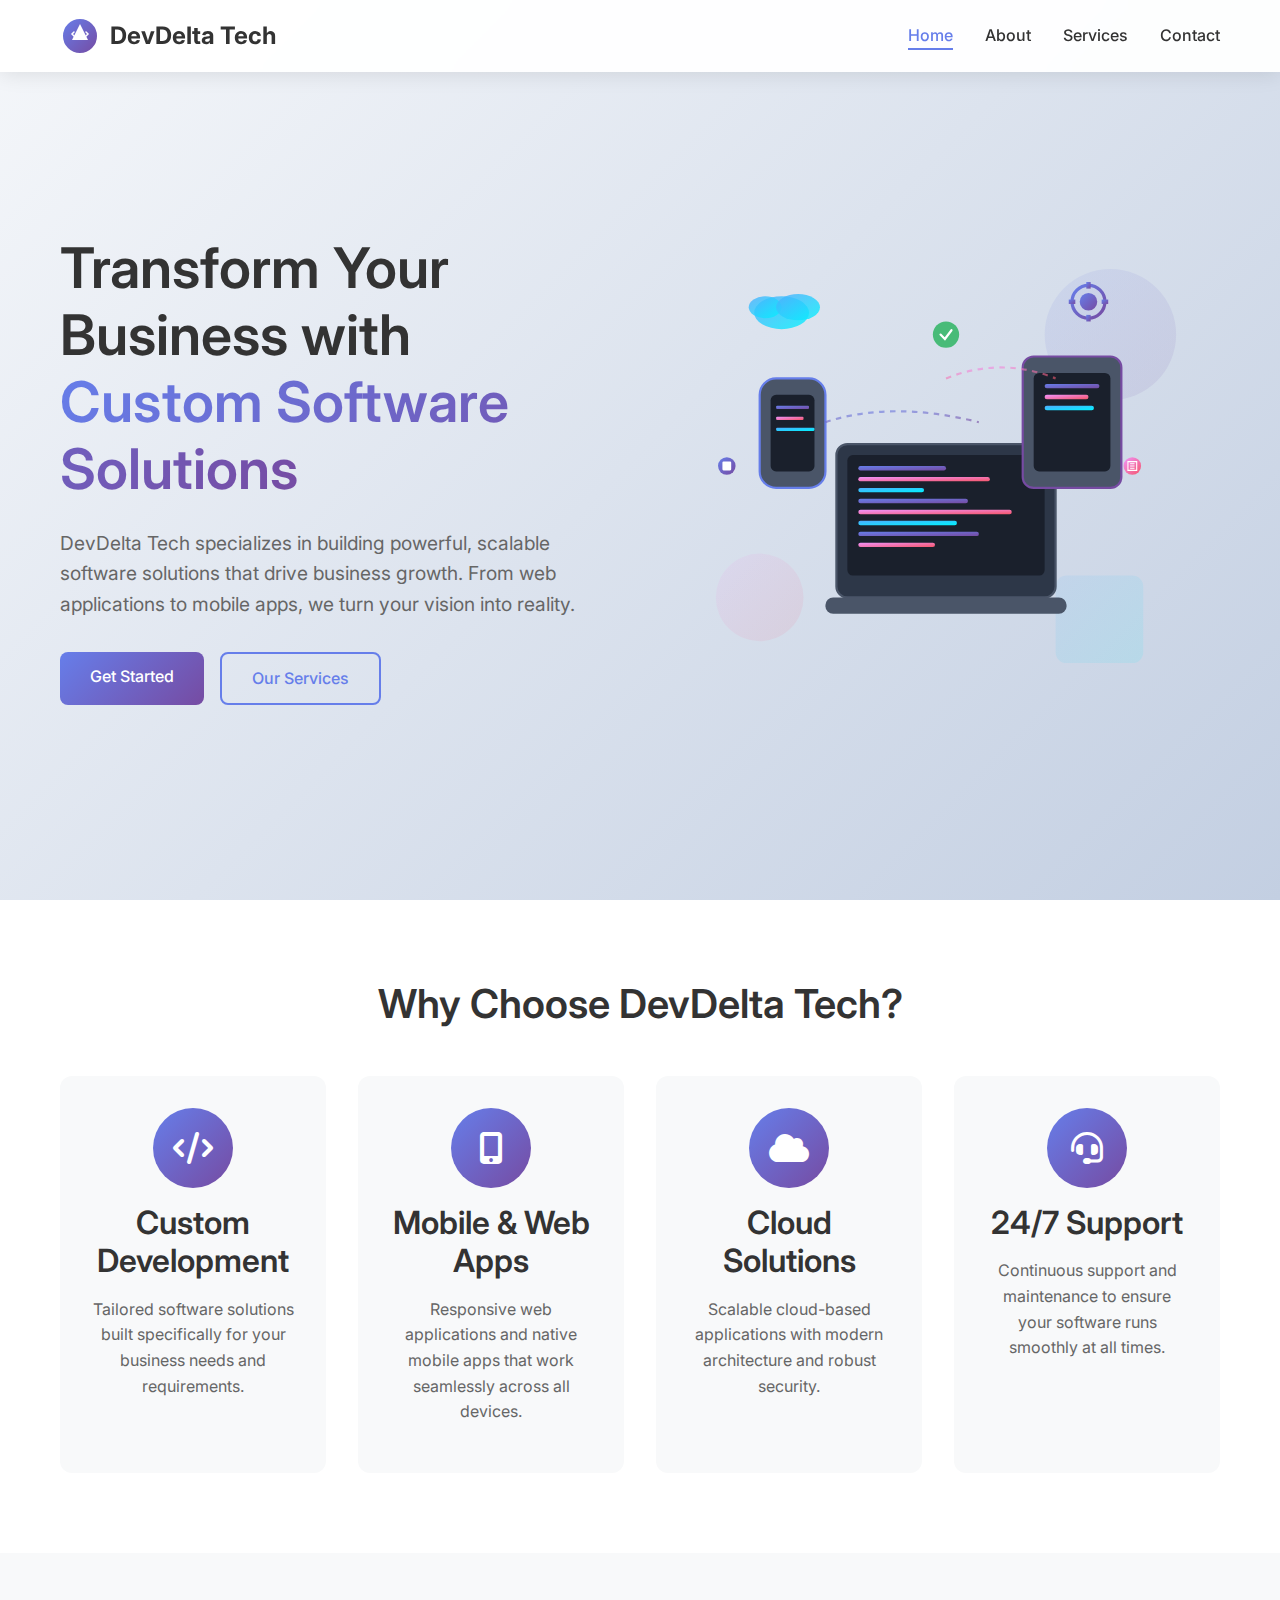
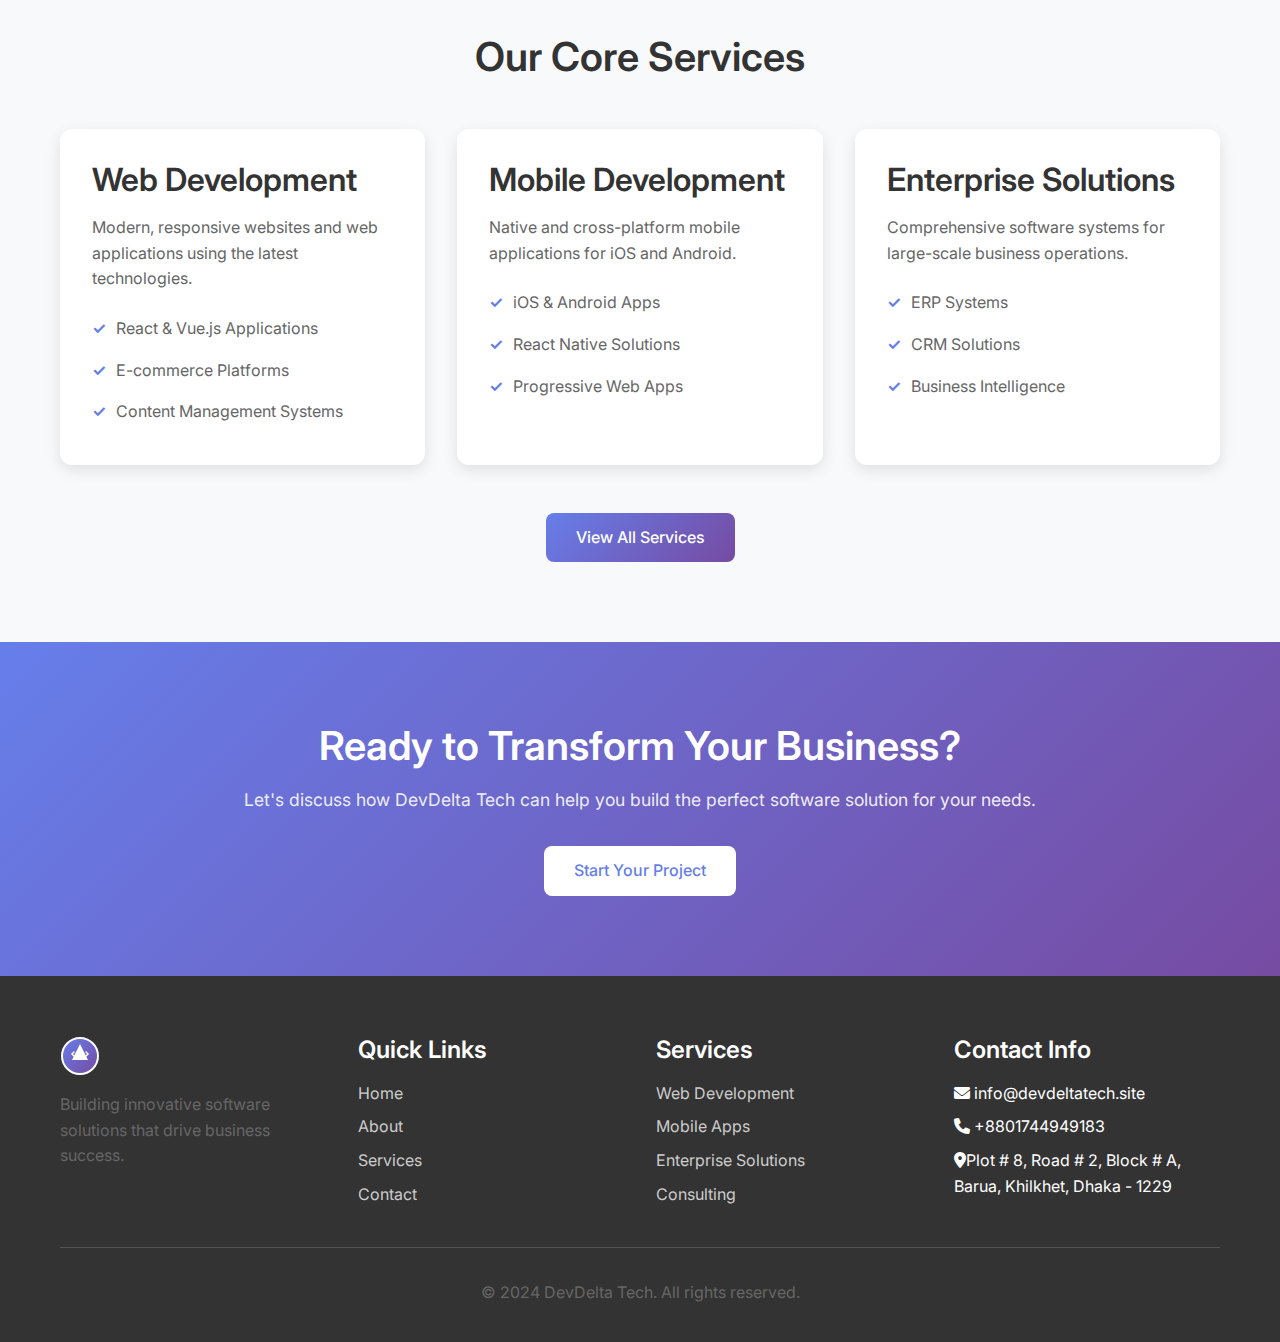
<file: index.html>
<!DOCTYPE html>
<html lang="en">
<head>
    <meta charset="UTF-8">
    <meta name="viewport" content="width=device-width, initial-scale=1.0">
    <title>DevDelta Tech - Software Solutions for Your Business</title>
    <meta name="description" content="DevDelta Tech provides custom software solutions and development services for businesses. Transform your ideas into powerful digital solutions.">
    <link rel="icon" type="image/svg+xml" href="favicon.svg">
    <link rel="stylesheet" href="css/style.css">
    <link rel="stylesheet" href="https://cdnjs.cloudflare.com/ajax/libs/font-awesome/6.0.0/css/all.min.css">
    <link href="https://fonts.googleapis.com/css2?family=Inter:wght@300;400;500;600;700&display=swap" rel="stylesheet">
</head>
<body>
    <!-- Navigation -->
    <nav class="navbar">
        <div class="nav-container">
            <div class="nav-logo">
                <img src="images/devdeltatech-logo.svg" alt="DevDelta Tech" class="logo">
                <span class="logo-text">DevDelta Tech</span>
            </div>
            <ul class="nav-menu">
                <li class="nav-item">
                    <a href="index.html" class="nav-link active">Home</a>
                </li>
                <li class="nav-item">
                    <a href="about.html" class="nav-link">About</a>
                </li>
                <li class="nav-item">
                    <a href="services.html" class="nav-link">Services</a>
                </li>
                <li class="nav-item">
                    <a href="contact.html" class="nav-link">Contact</a>
                </li>
            </ul>
            <div class="hamburger">
                <span class="bar"></span>
                <span class="bar"></span>
                <span class="bar"></span>
            </div>
        </div>
    </nav>

    <!-- Hero Section -->
    <section class="hero">
        <div class="hero-container">
            <div class="hero-content">
                <h1 class="hero-title">Transform Your Business with <span class="highlight">Custom Software Solutions</span></h1>
                <p class="hero-description">DevDelta Tech specializes in building powerful, scalable software solutions that drive business growth. From web applications to mobile apps, we turn your vision into reality.</p>
                <div class="hero-buttons">
                    <a href="contact.html" class="btn btn-primary">Get Started</a>
                    <a href="services.html" class="btn btn-secondary">Our Services</a>
                </div>
            </div>
            <div class="hero-image">
                <img src="images/hero-illustration.svg" alt="Software Development Illustration">
            </div>
        </div>
    </section>

    <!-- Features Section -->
    <section class="features">
        <div class="container">
            <h2 class="section-title">Why Choose DevDelta Tech?</h2>
            <div class="features-grid">
                <div class="feature-card">
                    <div class="feature-icon">
                        <i class="fas fa-code"></i>
                    </div>
                    <h3>Custom Development</h3>
                    <p>Tailored software solutions built specifically for your business needs and requirements.</p>
                </div>
                <div class="feature-card">
                    <div class="feature-icon">
                        <i class="fas fa-mobile-alt"></i>
                    </div>
                    <h3>Mobile & Web Apps</h3>
                    <p>Responsive web applications and native mobile apps that work seamlessly across all devices.</p>
                </div>
                <div class="feature-card">
                    <div class="feature-icon">
                        <i class="fas fa-cloud"></i>
                    </div>
                    <h3>Cloud Solutions</h3>
                    <p>Scalable cloud-based applications with modern architecture and robust security.</p>
                </div>
                <div class="feature-card">
                    <div class="feature-icon">
                        <i class="fas fa-headset"></i>
                    </div>
                    <h3>24/7 Support</h3>
                    <p>Continuous support and maintenance to ensure your software runs smoothly at all times.</p>
                </div>
            </div>
        </div>
    </section>

    <!-- Services Preview -->
    <section class="services-preview">
        <div class="container">
            <h2 class="section-title">Our Core Services</h2>
            <div class="services-grid">
                <div class="service-card">
                    <h3>Web Development</h3>
                    <p>Modern, responsive websites and web applications using the latest technologies.</p>
                    <ul>
                        <li>React & Vue.js Applications</li>
                        <li>E-commerce Platforms</li>
                        <li>Content Management Systems</li>
                    </ul>
                </div>
                <div class="service-card">
                    <h3>Mobile Development</h3>
                    <p>Native and cross-platform mobile applications for iOS and Android.</p>
                    <ul>
                        <li>iOS & Android Apps</li>
                        <li>React Native Solutions</li>
                        <li>Progressive Web Apps</li>
                    </ul>
                </div>
                <div class="service-card">
                    <h3>Enterprise Solutions</h3>
                    <p>Comprehensive software systems for large-scale business operations.</p>
                    <ul>
                        <li>ERP Systems</li>
                        <li>CRM Solutions</li>
                        <li>Business Intelligence</li>
                    </ul>
                </div>
            </div>
            <div class="services-cta">
                <a href="services.html" class="btn btn-primary">View All Services</a>
            </div>
        </div>
    </section>

    <!-- CTA Section -->
    <section class="cta">
        <div class="container">
            <div class="cta-content">
                <h2>Ready to Transform Your Business?</h2>
                <p>Let's discuss how DevDelta Tech can help you build the perfect software solution for your needs.</p>
                <a href="contact.html" class="btn btn-primary">Start Your Project</a>
            </div>
        </div>
    </section>

    <!-- Footer -->
    <footer class="footer">
        <div class="container">
            <div class="footer-content">
                <div class="footer-section">
                    <div class="footer-logo">
                        <img src="images/devdeltatech-logo.svg" alt="DevDelta Tech" class="logo">
                        <span class="logo-text">DevDelta Tech</span>
                    </div>
                    <p>Building innovative software solutions that drive business success.</p>
                </div>
                <div class="footer-section">
                    <h4>Quick Links</h4>
                    <ul>
                        <li><a href="index.html">Home</a></li>
                        <li><a href="about.html">About</a></li>
                        <li><a href="services.html">Services</a></li>
                        <li><a href="contact.html">Contact</a></li>
                    </ul>
                </div>
                <div class="footer-section">
                    <h4>Services</h4>
                    <ul>
                        <li><a href="services.html#web">Web Development</a></li>
                        <li><a href="services.html#mobile">Mobile Apps</a></li>
                        <li><a href="services.html#enterprise">Enterprise Solutions</a></li>
                        <li><a href="services.html#consulting">Consulting</a></li>
                    </ul>
                </div>
                <div class="footer-section">
                    <h4>Contact Info</h4>
                    <ul>
                        <li><i class="fas fa-envelope"></i> info@devdeltatech.site</li>
                        <li><i class="fas fa-phone"></i> +8801744949183</li>
                        <li><i class="fas fa-map-marker-alt"></i>Plot # 8, Road # 2, Block # A, Barua, Khilkhet, Dhaka - 1229</li>
                    </ul>
                </div>
            </div>
            <div class="footer-bottom">
                <p>&copy; 2024 DevDelta Tech. All rights reserved.</p>
            </div>
        </div>
    </footer>

    <script src="js/simple.js"></script>
</body>
</html>
</file>
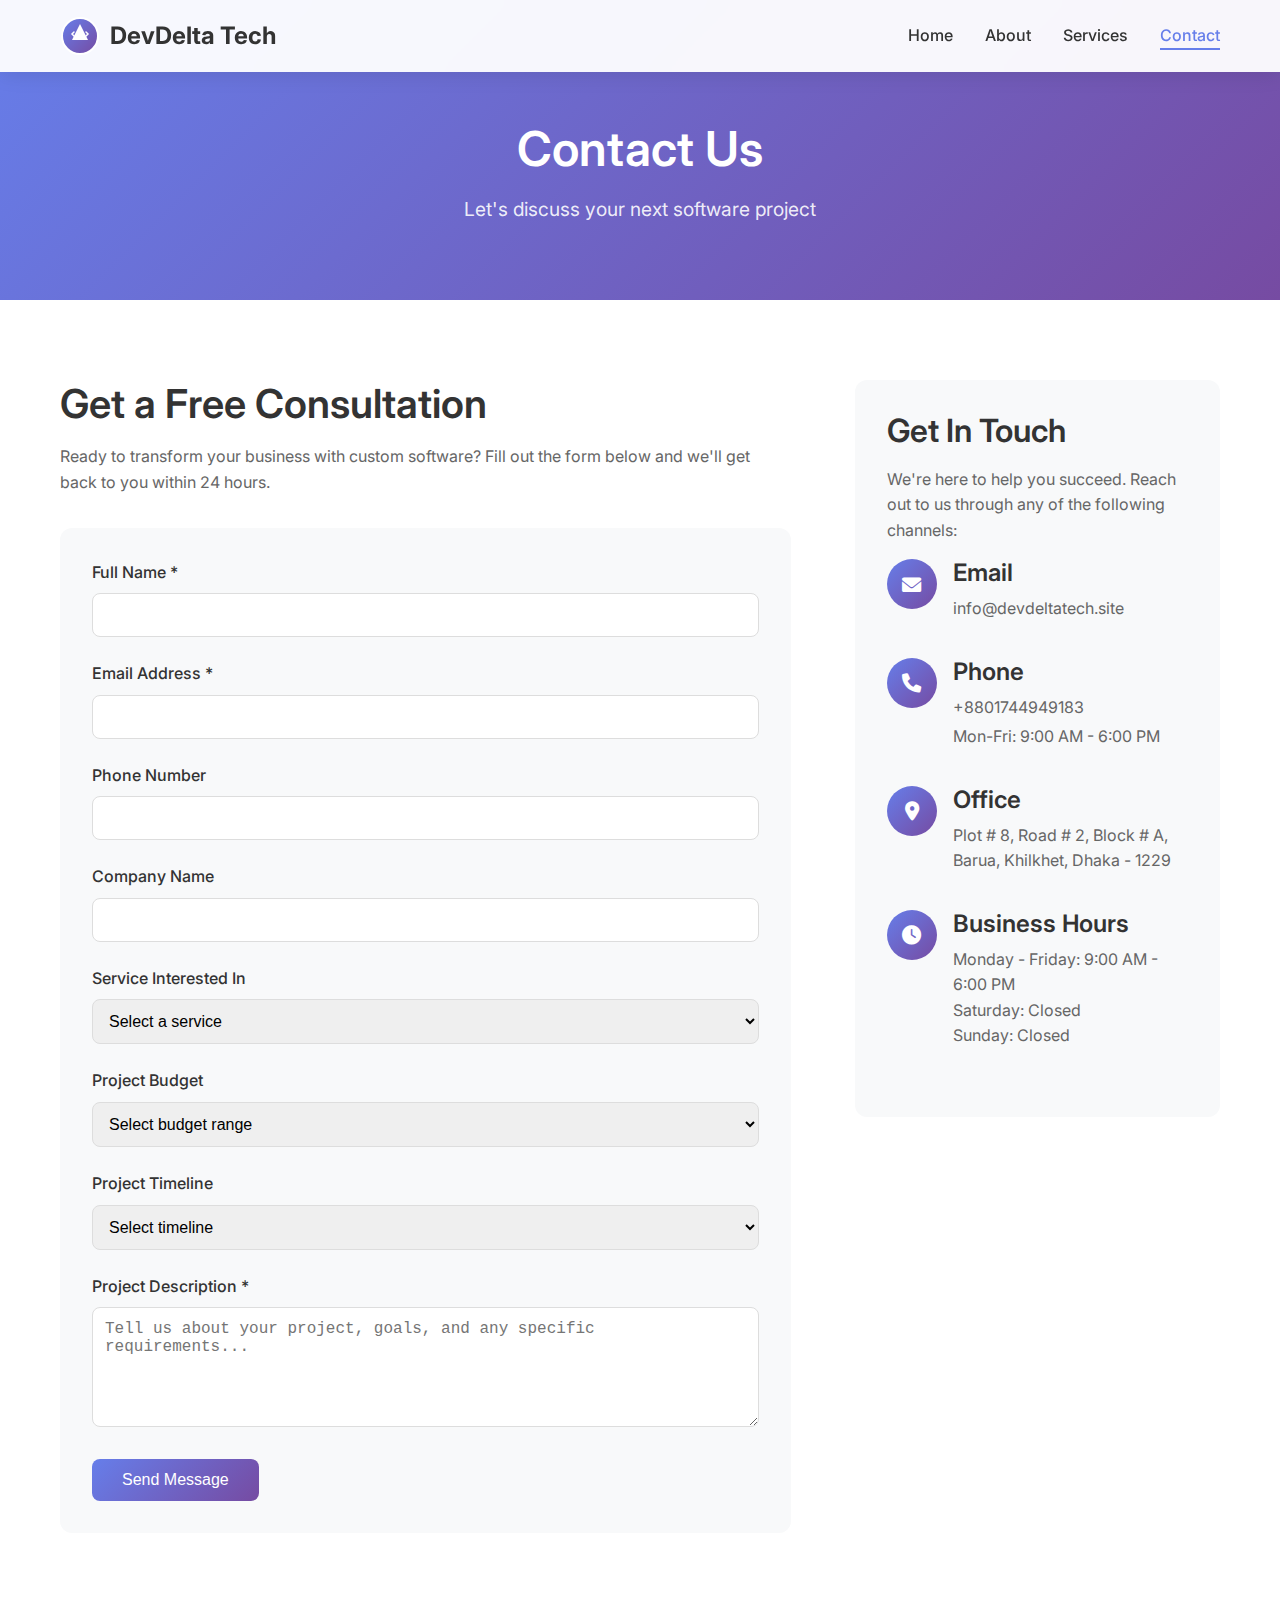
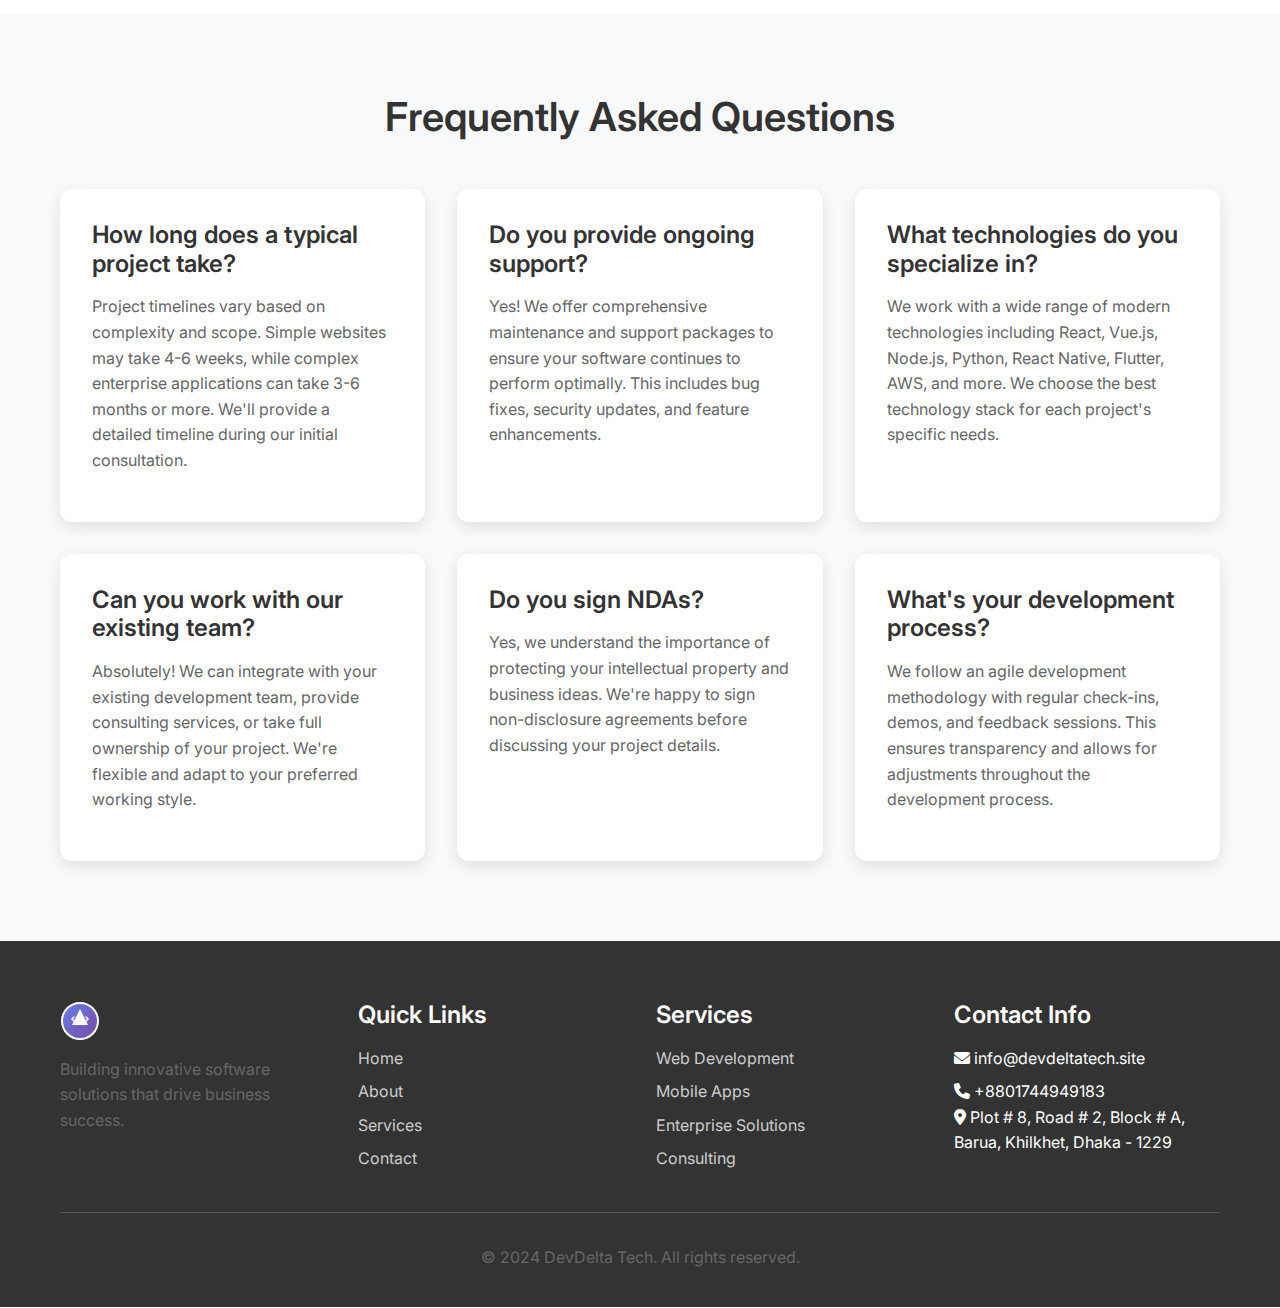
<file: contact.html>
<!DOCTYPE html>
<html lang="en">
<head>
    <meta charset="UTF-8">
    <meta name="viewport" content="width=device-width, initial-scale=1.0">
    <title>Contact Us - DevDelta Tech</title>
    <meta name="description" content="Get in touch with DevDelta Tech for your software development needs. Contact us for a free consultation and project quote.">
    <link rel="icon" type="image/svg+xml" href="favicon.svg">
    <link rel="stylesheet" href="css/style.css">
    <link rel="stylesheet" href="https://cdnjs.cloudflare.com/ajax/libs/font-awesome/6.0.0/css/all.min.css">
    <link href="https://fonts.googleapis.com/css2?family=Inter:wght@300;400;500;600;700&display=swap" rel="stylesheet">
</head>
<body>
    <!-- Navigation -->
    <nav class="navbar">
        <div class="nav-container">
            <div class="nav-logo">
                <img src="images/devdeltatech-logo.svg" alt="DevDelta Tech" class="logo">
                <span class="logo-text">DevDelta Tech</span>
            </div>
            <ul class="nav-menu">
                <li class="nav-item">
                    <a href="index.html" class="nav-link">Home</a>
                </li>
                <li class="nav-item">
                    <a href="about.html" class="nav-link">About</a>
                </li>
                <li class="nav-item">
                    <a href="services.html" class="nav-link">Services</a>
                </li>
                <li class="nav-item">
                    <a href="contact.html" class="nav-link active">Contact</a>
                </li>
            </ul>
            <div class="hamburger">
                <span class="bar"></span>
                <span class="bar"></span>
                <span class="bar"></span>
            </div>
        </div>
    </nav>

    <!-- Page Header -->
    <section class="page-header">
        <div class="container">
            <h1>Contact Us</h1>
            <p>Let's discuss your next software project</p>
        </div>
    </section>

    <!-- Contact Section -->
    <section class="contact-section">
        <div class="container">
            <div class="contact-grid">
                <!-- Contact Form -->
                <div class="contact-form-container">
                    <h2>Get a Free Consultation</h2>
                    <p>Ready to transform your business with custom software? Fill out the form below and we'll get back to you within 24 hours.</p>
                    
                    <form class="contact-form" id="contactForm">
                        <div class="form-group">
                            <label for="name">Full Name *</label>
                            <input type="text" id="name" name="name" required>
                        </div>
                        
                        <div class="form-group">
                            <label for="email">Email Address *</label>
                            <input type="email" id="email" name="email" required>
                        </div>
                        
                        <div class="form-group">
                            <label for="phone">Phone Number</label>
                            <input type="tel" id="phone" name="phone">
                        </div>
                        
                        <div class="form-group">
                            <label for="company">Company Name</label>
                            <input type="text" id="company" name="company">
                        </div>
                        
                        <div class="form-group">
                            <label for="service">Service Interested In</label>
                            <select id="service" name="service">
                                <option value="">Select a service</option>
                                <option value="web-development">Web Development</option>
                                <option value="mobile-development">Mobile App Development</option>
                                <option value="enterprise-solutions">Enterprise Solutions</option>
                                <option value="cloud-solutions">Cloud Solutions</option>
                                <option value="consulting">Technology Consulting</option>
                                <option value="other">Other</option>
                            </select>
                        </div>
                        
                        <div class="form-group">
                            <label for="budget">Project Budget</label>
                            <select id="budget" name="budget">
                                <option value="">Select budget range</option>
                                <option value="under-10k">Under $10,000</option>
                                <option value="10k-25k">$10,000 - $25,000</option>
                                <option value="25k-50k">$25,000 - $50,000</option>
                                <option value="50k-100k">$50,000 - $100,000</option>
                                <option value="over-100k">Over $100,000</option>
                            </select>
                        </div>
                        
                        <div class="form-group">
                            <label for="timeline">Project Timeline</label>
                            <select id="timeline" name="timeline">
                                <option value="">Select timeline</option>
                                <option value="asap">ASAP</option>
                                <option value="1-3-months">1-3 months</option>
                                <option value="3-6-months">3-6 months</option>
                                <option value="6-12-months">6-12 months</option>
                                <option value="flexible">Flexible</option>
                            </select>
                        </div>
                        
                        <div class="form-group">
                            <label for="message">Project Description *</label>
                            <textarea id="message" name="message" rows="5" placeholder="Tell us about your project, goals, and any specific requirements..." required></textarea>
                        </div>
                        
                        <button type="submit" class="btn btn-primary">Send Message</button>
                    </form>
                </div>
                
                <!-- Contact Info -->
                <div class="contact-info">
                    <h3>Get In Touch</h3>
                    <p>We're here to help you succeed. Reach out to us through any of the following channels:</p>
                    
                    <div class="contact-item">
                        <div class="contact-icon">
                            <i class="fas fa-envelope"></i>
                        </div>
                        <div class="contact-details">
                            <h4>Email</h4>
                            <p>info@devdeltatech.site</p>
                        </div>
                    </div>
                    
                    <div class="contact-item">
                        <div class="contact-icon">
                            <i class="fas fa-phone"></i>
                        </div>
                        <div class="contact-details">
                            <h4>Phone</h4>
                            <p>+8801744949183</p>
                            <p>Mon-Fri: 9:00 AM - 6:00 PM</p>
                        </div>
                    </div>
                    
                    <div class="contact-item">
                        <div class="contact-icon">
                            <i class="fas fa-map-marker-alt"></i>
                        </div>
                        <div class="contact-details">
                            <h4>Office</h4>
                            
                            <p>Plot # 8, Road # 2, Block # A, Barua, Khilkhet, Dhaka - 1229</p>
                        </div>
                    </div>
                    
                    <div class="contact-item">
                        <div class="contact-icon">
                            <i class="fas fa-clock"></i>
                        </div>
                        <div class="contact-details">
                            <h4>Business Hours</h4>
                            <p>Monday - Friday: 9:00 AM - 6:00 PM<br>
                            Saturday: Closed<br>
                            Sunday: Closed</p>
                        </div>
                    </div>
                    
                    <!-- <div class="social-links">
                        <h4>Follow Us</h4>
                        <div class="social-icons">
                            <a href="#" class="social-icon"><i class="fab fa-linkedin"></i></a>
                            <a href="#" class="social-icon"><i class="fab fa-twitter"></i></a>
                            <a href="#" class="social-icon"><i class="fab fa-github"></i></a>
                            <a href="#" class="social-icon"><i class="fab fa-facebook"></i></a>
                        </div> -->
                    </div>
                </div>
            </div>
        </div>
    </section>

    <!-- FAQ Section -->
    <section class="faq-section">
        <div class="container">
            <h2 class="section-title">Frequently Asked Questions</h2>
            <div class="faq-grid">
                <div class="faq-item">
                    <h4>How long does a typical project take?</h4>
                    <p>Project timelines vary based on complexity and scope. Simple websites may take 4-6 weeks, while complex enterprise applications can take 3-6 months or more. We'll provide a detailed timeline during our initial consultation.</p>
                </div>
                <div class="faq-item">
                    <h4>Do you provide ongoing support?</h4>
                    <p>Yes! We offer comprehensive maintenance and support packages to ensure your software continues to perform optimally. This includes bug fixes, security updates, and feature enhancements.</p>
                </div>
                <div class="faq-item">
                    <h4>What technologies do you specialize in?</h4>
                    <p>We work with a wide range of modern technologies including React, Vue.js, Node.js, Python, React Native, Flutter, AWS, and more. We choose the best technology stack for each project's specific needs.</p>
                </div>
                <div class="faq-item">
                    <h4>Can you work with our existing team?</h4>
                    <p>Absolutely! We can integrate with your existing development team, provide consulting services, or take full ownership of your project. We're flexible and adapt to your preferred working style.</p>
                </div>
                <div class="faq-item">
                    <h4>Do you sign NDAs?</h4>
                    <p>Yes, we understand the importance of protecting your intellectual property and business ideas. We're happy to sign non-disclosure agreements before discussing your project details.</p>
                </div>
                <div class="faq-item">
                    <h4>What's your development process?</h4>
                    <p>We follow an agile development methodology with regular check-ins, demos, and feedback sessions. This ensures transparency and allows for adjustments throughout the development process.</p>
                </div>
            </div>
        </div>
    </section>

    <!-- Footer -->
    <footer class="footer">
        <div class="container">
            <div class="footer-content">
                <div class="footer-section">
                    <div class="footer-logo">
                        <img src="images/devdeltatech-logo.svg" alt="DevDelta Tech" class="logo">
                        <span class="logo-text">DevDelta Tech</span>
                    </div>
                    <p>Building innovative software solutions that drive business success.</p>
                </div>
                <div class="footer-section">
                    <h4>Quick Links</h4>
                    <ul>
                        <li><a href="index.html">Home</a></li>
                        <li><a href="about.html">About</a></li>
                        <li><a href="services.html">Services</a></li>
                        <li><a href="contact.html">Contact</a></li>
                    </ul>
                </div>
                <div class="footer-section">
                    <h4>Services</h4>
                    <ul>
                        <li><a href="services.html#web">Web Development</a></li>
                        <li><a href="services.html#mobile">Mobile Apps</a></li>
                        <li><a href="services.html#enterprise">Enterprise Solutions</a></li>
                        <li><a href="services.html#consulting">Consulting</a></li>
                    </ul>
                </div>
                <div class="footer-section">
                    <h4>Contact Info</h4>
                    <ul>
                        <li><i class="fas fa-envelope"></i> info@devdeltatech.site</li>
                        <i class="fas fa-phone"></i> +8801744949183</li>
                        <li><i class="fas fa-map-marker-alt"></i> Plot # 8, Road # 2, Block # A, Barua, Khilkhet, Dhaka - 1229</li>
                    </ul>
                </div>
            </div>
            <div class="footer-bottom">
                <p>&copy; 2024 DevDelta Tech. All rights reserved.</p>
            </div>
        </div>
    </footer>

    <script src="js/simple.js"></script>
</body>
</html>
</file>
<file: css/style.css>
/* Reset and Base Styles */
* {
    margin: 0;
    padding: 0;
    box-sizing: border-box;
}

body {
    font-family: 'Inter', sans-serif;
    line-height: 1.6;
    color: #333;
    background-color: #fff;
}

.container {
    max-width: 1200px;
    margin: 0 auto;
    padding: 0 20px;
}

/* Typography */
h1, h2, h3, h4, h5, h6 {
    font-weight: 600;
    line-height: 1.2;
    margin-bottom: 1rem;
}

h1 { font-size: 3rem; }
h2 { font-size: 2.5rem; }
h3 { font-size: 2rem; }
h4 { font-size: 1.5rem; }

p {
    margin-bottom: 1rem;
    color: #666;
}

/* Buttons */
.btn {
    display: inline-block;
    padding: 12px 30px;
    border-radius: 8px;
    text-decoration: none;
    font-weight: 500;
    transition: all 0.3s ease;
    border: none;
    cursor: pointer;
    font-size: 1rem;
}

.btn-primary {
    background: linear-gradient(135deg, #667eea 0%, #764ba2 100%);
    color: white;
}

.btn-primary:hover {
    transform: translateY(-2px);
    box-shadow: 0 10px 25px rgba(102, 126, 234, 0.3);
}

.btn-secondary {
    background: transparent;
    color: #667eea;
    border: 2px solid #667eea;
}

.btn-secondary:hover {
    background: #667eea;
    color: white;
}

/* Navigation */
.navbar {
    background: rgba(255, 255, 255, 0.95);
    backdrop-filter: blur(10px);
    position: fixed;
    top: 0;
    width: 100%;
    z-index: 1000;
    padding: 1rem 0;
    box-shadow: 0 2px 20px rgba(0, 0, 0, 0.1);
}

.nav-container {
    display: flex;
    justify-content: space-between;
    align-items: center;
    max-width: 1200px;
    margin: 0 auto;
    padding: 0 20px;
}

.nav-logo {
    display: flex;
    align-items: center;
    gap: 10px;
}

.logo {
    height: 40px;
    width: 40px;
}

.logo-text {
    font-size: 1.5rem;
    font-weight: 700;
    color: #333;
}

.nav-menu {
    display: flex;
    list-style: none;
    gap: 2rem;
}

.nav-link {
    text-decoration: none;
    color: #333;
    font-weight: 500;
    transition: color 0.3s ease;
    position: relative;
}

.nav-link:hover,
.nav-link.active {
    color: #667eea;
}

.nav-link.active::after {
    content: '';
    position: absolute;
    bottom: -5px;
    left: 0;
    width: 100%;
    height: 2px;
    background: #667eea;
}

.hamburger {
    display: none;
    flex-direction: column;
    cursor: pointer;
}

.bar {
    width: 25px;
    height: 3px;
    background: #333;
    margin: 3px 0;
    transition: 0.3s;
}

.hamburger.active .bar:nth-child(2) {
    opacity: 0;
}

.hamburger.active .bar:nth-child(1) {
    transform: translateY(8px) rotate(45deg);
}

.hamburger.active .bar:nth-child(3) {
    transform: translateY(-8px) rotate(-45deg);
}

/* Hero Section */
.hero {
    padding: 120px 0 80px;
    background: linear-gradient(135deg, #f5f7fa 0%, #c3cfe2 100%);
    min-height: 100vh;
    display: flex;
    align-items: center;
}

.hero-container {
    display: grid;
    grid-template-columns: 1fr 1fr;
    gap: 4rem;
    align-items: center;
    max-width: 1200px;
    margin: 0 auto;
    padding: 0 20px;
}

.hero-title {
    font-size: 3.5rem;
    margin-bottom: 1.5rem;
    color: #333;
}

.highlight {
    background: linear-gradient(135deg, #667eea 0%, #764ba2 100%);
    -webkit-background-clip: text;
    -webkit-text-fill-color: transparent;
    background-clip: text;
}

.hero-description {
    font-size: 1.2rem;
    margin-bottom: 2rem;
    color: #666;
}

.hero-buttons {
    display: flex;
    gap: 1rem;
}

.hero-image img {
    width: 100%;
    height: auto;
}

/* Features Section */
.features {
    padding: 80px 0;
    background: white;
}

.section-title {
    text-align: center;
    margin-bottom: 3rem;
    color: #333;
}

.features-grid {
    display: grid;
    grid-template-columns: repeat(auto-fit, minmax(250px, 1fr));
    gap: 2rem;
}

.feature-card {
    text-align: center;
    padding: 2rem;
    border-radius: 12px;
    background: #f8f9fa;
    transition: transform 0.3s ease;
}

.feature-card:hover {
    transform: translateY(-5px);
}

.feature-icon {
    width: 80px;
    height: 80px;
    margin: 0 auto 1rem;
    background: linear-gradient(135deg, #667eea 0%, #764ba2 100%);
    border-radius: 50%;
    display: flex;
    align-items: center;
    justify-content: center;
    color: white;
    font-size: 2rem;
}

.feature-card h3 {
    margin-bottom: 1rem;
    color: #333;
}

/* Services Preview */
.services-preview {
    padding: 80px 0;
    background: #f8f9fa;
}

.services-grid {
    display: grid;
    grid-template-columns: repeat(auto-fit, minmax(300px, 1fr));
    gap: 2rem;
    margin-bottom: 3rem;
}

.service-card {
    background: white;
    padding: 2rem;
    border-radius: 12px;
    box-shadow: 0 5px 15px rgba(0, 0, 0, 0.1);
}

.service-card h3 {
    color: #333;
    margin-bottom: 1rem;
}

.service-card ul {
    list-style: none;
    margin-top: 1rem;
}

.service-card li {
    padding: 0.5rem 0;
    color: #666;
    position: relative;
    padding-left: 1.5rem;
}

.service-card li::before {
    content: '✓';
    position: absolute;
    left: 0;
    color: #667eea;
    font-weight: bold;
}

.services-cta {
    text-align: center;
}

/* CTA Section */
.cta {
    padding: 80px 0;
    background: linear-gradient(135deg, #667eea 0%, #764ba2 100%);
    color: white;
    text-align: center;
}

.cta-content h2 {
    color: white;
    margin-bottom: 1rem;
}

.cta-content p {
    color: rgba(255, 255, 255, 0.9);
    margin-bottom: 2rem;
    font-size: 1.1rem;
}

.cta .btn-primary {
    background: white;
    color: #667eea;
}

.cta .btn-primary:hover {
    background: #f8f9fa;
}

/* Footer */
.footer {
    background: #333;
    color: white;
    padding: 60px 0 20px;
}

.footer-content {
    display: grid;
    grid-template-columns: repeat(auto-fit, minmax(250px, 1fr));
    gap: 2rem;
    margin-bottom: 2rem;
}

.footer-section h4 {
    color: white;
    margin-bottom: 1rem;
}

.footer-section ul {
    list-style: none;
}

.footer-section li {
    margin-bottom: 0.5rem;
}

.footer-section a {
    color: #ccc;
    text-decoration: none;
    transition: color 0.3s ease;
}

.footer-section a:hover {
    color: #667eea;
}

.footer-logo {
    display: flex;
    align-items: center;
    gap: 10px;
    margin-bottom: 1rem;
}

.footer-bottom {
    text-align: center;
    padding-top: 2rem;
    border-top: 1px solid #555;
    color: #ccc;
}

/* Page Header */
.page-header {
    padding: 120px 0 60px;
    background: linear-gradient(135deg, #667eea 0%, #764ba2 100%);
    color: white;
    text-align: center;
}

.page-header h1 {
    color: white;
    margin-bottom: 1rem;
}

.page-header p {
    color: rgba(255, 255, 255, 0.9);
    font-size: 1.2rem;
}

/* About Page Styles */
.about-content {
    padding: 80px 0;
}

.about-grid {
    display: grid;
    grid-template-columns: 2fr 1fr;
    gap: 4rem;
    align-items: center;
}

.about-text h2 {
    color: #333;
    margin-bottom: 1.5rem;
}

.about-text h3 {
    color: #333;
    margin: 2rem 0 1rem;
}

.about-list {
    list-style: none;
    margin: 1rem 0;
}

.about-list li {
    padding: 0.5rem 0;
    color: #666;
    position: relative;
    padding-left: 1.5rem;
}

.about-list li::before {
    content: '→';
    position: absolute;
    left: 0;
    color: #667eea;
    font-weight: bold;
}

.about-image img {
    width: 100%;
    border-radius: 12px;
}

/* Mission & Vision */
.mission-vision {
    padding: 80px 0;
    background: #f8f9fa;
}

.mv-grid {
    display: grid;
    grid-template-columns: repeat(auto-fit, minmax(400px, 1fr));
    gap: 3rem;
}

.mv-card {
    background: white;
    padding: 3rem;
    border-radius: 12px;
    text-align: center;
    box-shadow: 0 5px 15px rgba(0, 0, 0, 0.1);
}

.mv-icon {
    width: 80px;
    height: 80px;
    margin: 0 auto 1.5rem;
    background: linear-gradient(135deg, #667eea 0%, #764ba2 100%);
    border-radius: 50%;
    display: flex;
    align-items: center;
    justify-content: center;
    color: white;
    font-size: 2rem;
}

.mv-card h3 {
    color: #333;
    margin-bottom: 1rem;
}

/* Values Section */
.values {
    padding: 80px 0;
}

.values-grid {
    display: grid;
    grid-template-columns: repeat(auto-fit, minmax(250px, 1fr));
    gap: 2rem;
}

.value-card {
    text-align: center;
    padding: 2rem;
}

.value-icon {
    width: 60px;
    height: 60px;
    margin: 0 auto 1rem;
    background: linear-gradient(135deg, #667eea 0%, #764ba2 100%);
    border-radius: 50%;
    display: flex;
    align-items: center;
    justify-content: center;
    color: white;
    font-size: 1.5rem;
}

.value-card h4 {
    color: #333;
    margin-bottom: 1rem;
}

/* Team Section */
.team {
    padding: 80px 0;
    background: #f8f9fa;
}

.team-grid {
    display: grid;
    grid-template-columns: repeat(auto-fit, minmax(250px, 1fr));
    gap: 2rem;
}

.team-member {
    background: white;
    padding: 2rem;
    border-radius: 12px;
    text-align: center;
    box-shadow: 0 5px 15px rgba(0, 0, 0, 0.1);
}

.member-image {
    width: 120px;
    height: 120px;
    margin: 0 auto 1rem;
    border-radius: 50%;
    overflow: hidden;
    background: #ddd;
}

.member-image img {
    width: 100%;
    height: 100%;
    object-fit: cover;
}

.team-member h4 {
    color: #333;
    margin-bottom: 0.5rem;
}

.member-role {
    color: #667eea;
    font-weight: 600;
    margin-bottom: 1rem;
}

.member-bio {
    color: #666;
    font-size: 0.9rem;
}

/* Services Page Styles */
.services-overview {
    padding: 60px 0;
    text-align: center;
}

.overview-content {
    max-width: 800px;
    margin: 0 auto;
}

.service-detail {
    padding: 80px 0;
}

.service-detail.alt {
    background: #f8f9fa;
}

.service-content {
    display: grid;
    grid-template-columns: 1fr 1fr;
    gap: 4rem;
    align-items: center;
}

.service-detail.alt .service-content {
    grid-template-columns: 1fr 1fr;
}

.service-text h2 {
    color: #333;
    margin-bottom: 1.5rem;
}

.service-text h4 {
    color: #333;
    margin: 2rem 0 1rem;
}

.service-text ul {
    list-style: none;
    margin: 1rem 0;
}

.service-text li {
    padding: 0.5rem 0;
    color: #666;
    position: relative;
    padding-left: 1.5rem;
}

.service-text li::before {
    content: '✓';
    position: absolute;
    left: 0;
    color: #667eea;
    font-weight: bold;
}

.service-image img {
    width: 100%;
    border-radius: 12px;
}

.tech-tags, .industry-tags {
    display: flex;
    flex-wrap: wrap;
    gap: 0.5rem;
    margin-top: 1rem;
}

.tech-tag, .industry-tag {
    background: #667eea;
    color: white;
    padding: 0.5rem 1rem;
    border-radius: 20px;
    font-size: 0.9rem;
    font-weight: 500;
}

.industry-tag {
    background: #764ba2;
}

/* Process Section */
.process {
    padding: 80px 0;
    background: #f8f9fa;
}

.process-steps {
    display: grid;
    grid-template-columns: repeat(auto-fit, minmax(200px, 1fr));
    gap: 2rem;
}

.process-step {
    text-align: center;
    padding: 2rem;
}

.step-number {
    width: 60px;
    height: 60px;
    margin: 0 auto 1rem;
    background: linear-gradient(135deg, #667eea 0%, #764ba2 100%);
    border-radius: 50%;
    display: flex;
    align-items: center;
    justify-content: center;
    color: white;
    font-size: 1.5rem;
    font-weight: bold;
}

.process-step h4 {
    color: #333;
    margin-bottom: 1rem;
}

/* Responsive Design */
@media (max-width: 768px) {
    .hamburger {
        display: flex;
    }

    .nav-menu {
        position: fixed;
        left: -100%;
        top: 70px;
        flex-direction: column;
        background-color: white;
        width: 100%;
        text-align: center;
        transition: 0.3s;
        box-shadow: 0 10px 27px rgba(0, 0, 0, 0.05);
        padding: 2rem 0;
    }

    .nav-menu.active {
        left: 0;
    }

    .hero-container {
        grid-template-columns: 1fr;
        text-align: center;
    }

    .hero-title {
        font-size: 2.5rem;
    }

    .hero-buttons {
        justify-content: center;
        flex-wrap: wrap;
    }

    .about-grid,
    .service-content {
        grid-template-columns: 1fr;
        gap: 2rem;
    }

    .mv-grid {
        grid-template-columns: 1fr;
    }

    h1 { font-size: 2.5rem; }
    h2 { font-size: 2rem; }
    h3 { font-size: 1.5rem; }
}

/* Contact Page Styles */
.contact-section {
    padding: 80px 0;
}

.contact-grid {
    display: grid;
    grid-template-columns: 2fr 1fr;
    gap: 4rem;
}

.contact-form-container h2 {
    color: #333;
    margin-bottom: 1rem;
}

.contact-form-container p {
    margin-bottom: 2rem;
    color: #666;
}

.contact-form {
    background: #f8f9fa;
    padding: 2rem;
    border-radius: 12px;
}

.form-group {
    margin-bottom: 1.5rem;
}

.form-group label {
    display: block;
    margin-bottom: 0.5rem;
    color: #333;
    font-weight: 500;
}

.form-group input,
.form-group select,
.form-group textarea {
    width: 100%;
    padding: 12px;
    border: 1px solid #ddd;
    border-radius: 8px;
    font-size: 1rem;
    transition: border-color 0.3s ease;
}

.form-group input:focus,
.form-group select:focus,
.form-group textarea:focus {
    outline: none;
    border-color: #667eea;
}

.form-group textarea {
    resize: vertical;
    min-height: 120px;
}

.contact-info {
    background: #f8f9fa;
    padding: 2rem;
    border-radius: 12px;
    height: fit-content;
}

.contact-info h3 {
    color: #333;
    margin-bottom: 1rem;
}

.contact-item {
    display: flex;
    align-items: flex-start;
    gap: 1rem;
    margin-bottom: 2rem;
}

.contact-icon {
    width: 50px;
    height: 50px;
    background: linear-gradient(135deg, #667eea 0%, #764ba2 100%);
    border-radius: 50%;
    display: flex;
    align-items: center;
    justify-content: center;
    color: white;
    font-size: 1.2rem;
    flex-shrink: 0;
}

.contact-details h4 {
    color: #333;
    margin-bottom: 0.5rem;
}

.contact-details p {
    color: #666;
    margin-bottom: 0.25rem;
}

.social-links {
    margin-top: 2rem;
}

.social-links h4 {
    color: #333;
    margin-bottom: 1rem;
}

.social-icons {
    display: flex;
    gap: 1rem;
}

.social-icon {
    width: 40px;
    height: 40px;
    background: linear-gradient(135deg, #667eea 0%, #764ba2 100%);
    border-radius: 50%;
    display: flex;
    align-items: center;
    justify-content: center;
    color: white;
    text-decoration: none;
    transition: transform 0.3s ease;
}

.social-icon:hover {
    transform: translateY(-2px);
}

/* FAQ Section */
.faq-section {
    padding: 80px 0;
    background: #f8f9fa;
}

.faq-grid {
    display: grid;
    grid-template-columns: repeat(auto-fit, minmax(350px, 1fr));
    gap: 2rem;
}

.faq-item {
    background: white;
    padding: 2rem;
    border-radius: 12px;
    box-shadow: 0 5px 15px rgba(0, 0, 0, 0.1);
}

.faq-item h4 {
    color: #333;
    margin-bottom: 1rem;
}

.faq-item p {
    color: #666;
}

/* Additional Responsive Styles */
@media (max-width: 768px) {
    .contact-grid {
        grid-template-columns: 1fr;
        gap: 2rem;
    }

    .contact-form {
        padding: 1.5rem;
    }

    .contact-info {
        padding: 1.5rem;
    }

    .faq-grid {
        grid-template-columns: 1fr;
    }

    .tech-tags,
    .industry-tags {
        justify-content: center;
    }

    .social-icons {
        justify-content: center;
    }
}
</file>
